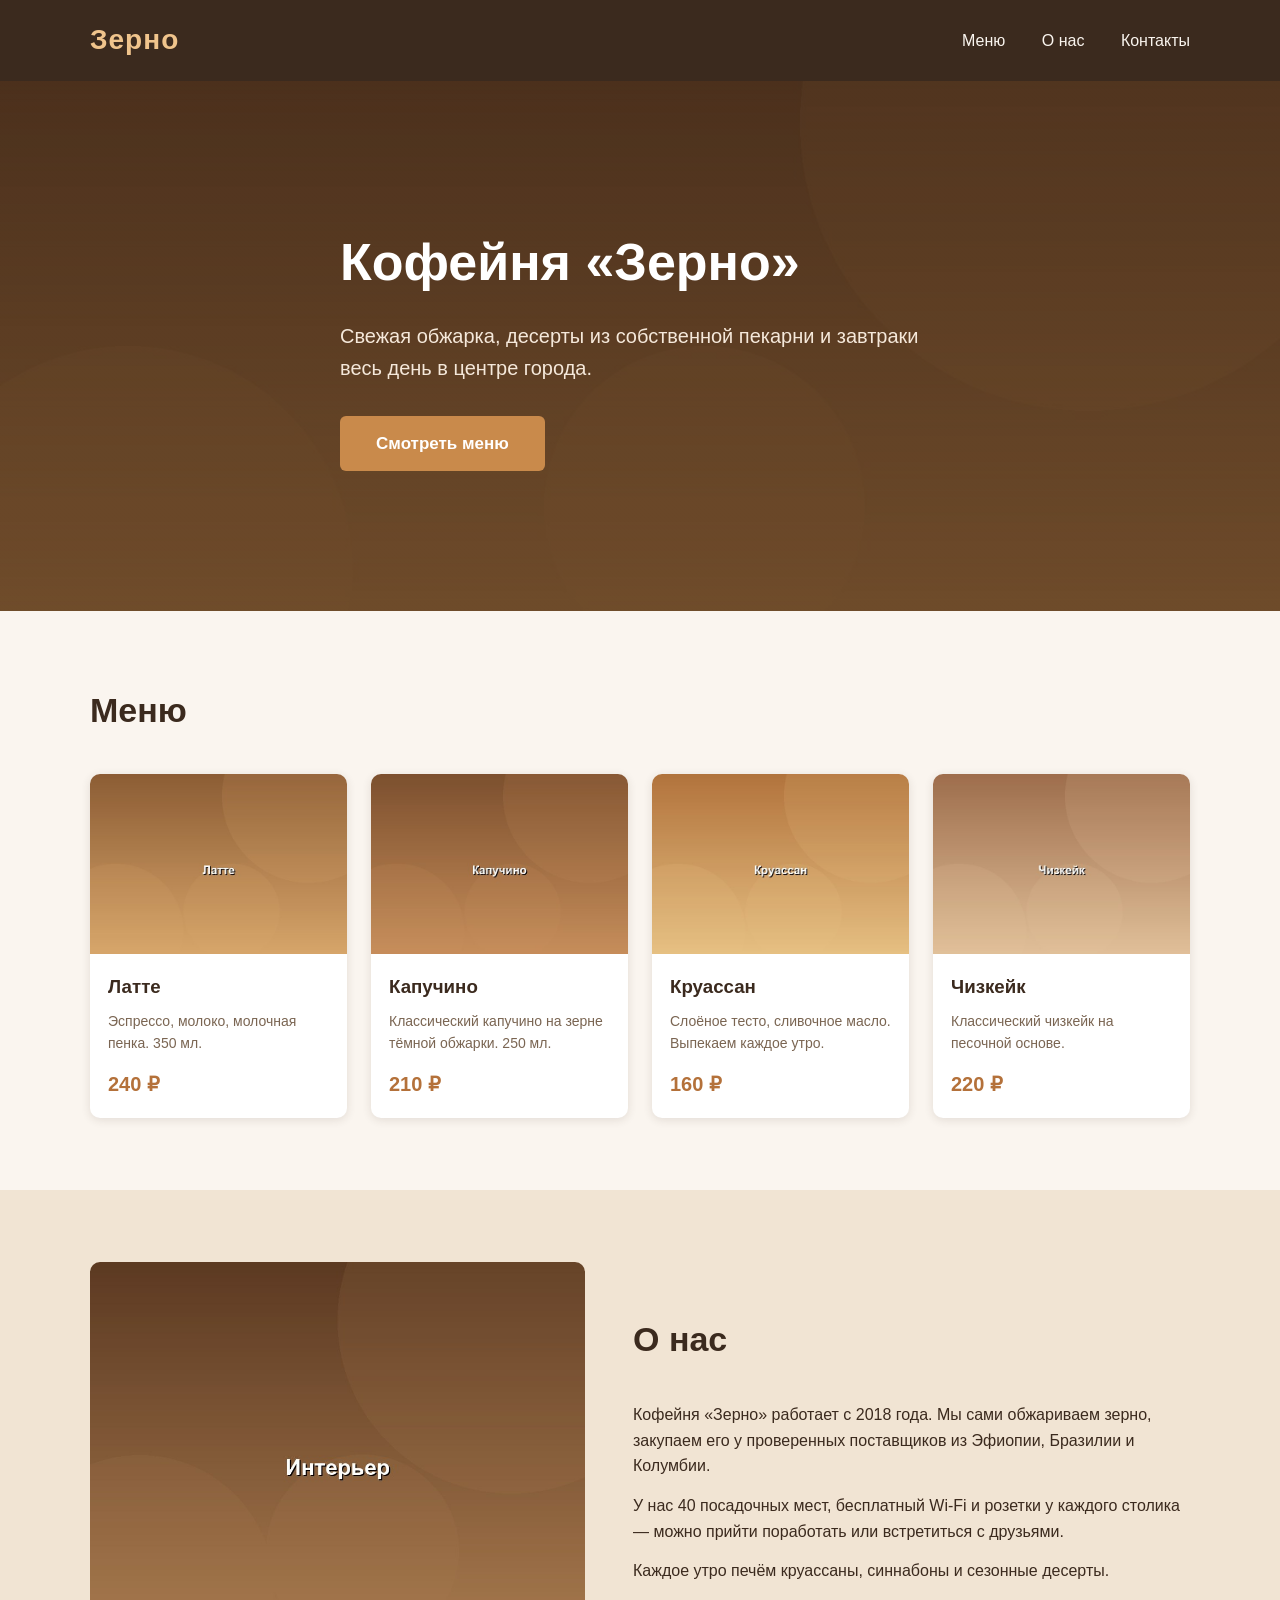
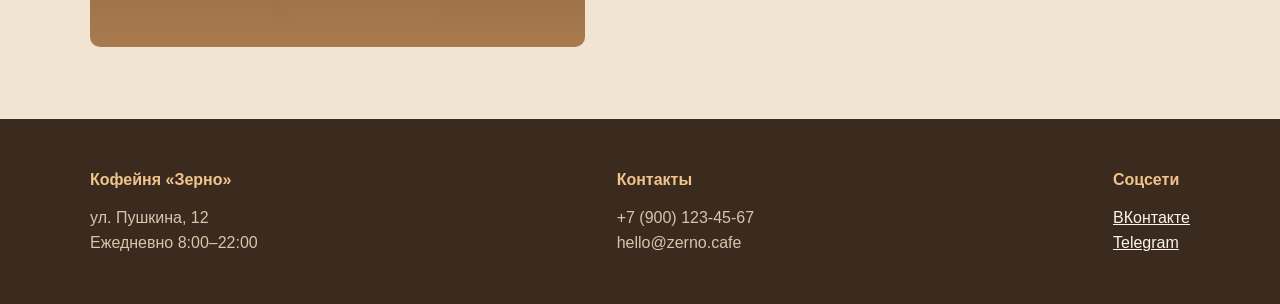
<file: index.html>
<!DOCTYPE html>
<html lang="ru">
<head>
<meta charset="UTF-8">
<meta name="viewport" content="width=device-width, initial-scale=1.0">
<title>Кофейня «Зерно»</title>
<link rel="stylesheet" href="css/style.css">
</head>
<body>

<header class="header">
  <div class="container header-inner">
    <a href="#" class="logo">Зерно</a>
    <nav class="nav">
      <a href="#menu">Меню</a>
      <a href="#about">О нас</a>
      <a href="#contacts">Контакты</a>
    </nav>
  </div>
</header>

<section class="hero">
  <div class="container hero-inner">
    <h1>Кофейня «Зерно»</h1>
    <p>Свежая обжарка, десерты из собственной пекарни и завтраки весь день в центре города.</p>
    <a href="#menu" class="btn">Смотреть меню</a>
  </div>
</section>

<section class="section" id="menu">
  <div class="container">
    <h2>Меню</h2>
    <div class="cards">
      <article class="card">
        <img src="img/latte.jpg" alt="Латте">
        <div class="card-body">
          <h3>Латте</h3>
          <p>Эспрессо, молоко, молочная пенка. 350 мл.</p>
          <div class="price">240 ₽</div>
        </div>
      </article>
      <article class="card">
        <img src="img/cappuccino.jpg" alt="Капучино">
        <div class="card-body">
          <h3>Капучино</h3>
          <p>Классический капучино на зерне тёмной обжарки. 250 мл.</p>
          <div class="price">210 ₽</div>
        </div>
      </article>
      <article class="card">
        <img src="img/croissant.jpg" alt="Круассан">
        <div class="card-body">
          <h3>Круассан</h3>
          <p>Слоёное тесто, сливочное масло. Выпекаем каждое утро.</p>
          <div class="price">160 ₽</div>
        </div>
      </article>
      <article class="card">
        <img src="img/cheesecake.jpg" alt="Чизкейк">
        <div class="card-body">
          <h3>Чизкейк</h3>
          <p>Классический чизкейк на песочной основе.</p>
          <div class="price">220 ₽</div>
        </div>
      </article>
    </div>
  </div>
</section>

<section class="section section-alt" id="about">
  <div class="container about">
    <img src="img/interior.jpg" alt="Интерьер кофейни" class="about-img">
    <div class="about-text">
      <h2>О нас</h2>
      <p>Кофейня «Зерно» работает с 2018 года. Мы сами обжариваем зерно, закупаем его у проверенных поставщиков из Эфиопии, Бразилии и Колумбии.</p>
      <p>У нас 40 посадочных мест, бесплатный Wi-Fi и розетки у каждого столика — можно прийти поработать или встретиться с друзьями.</p>
      <p>Каждое утро печём круассаны, синнабоны и сезонные десерты.</p>
    </div>
  </div>
</section>

<footer class="footer" id="contacts">
  <div class="container footer-inner">
    <div class="footer-col">
      <h4>Кофейня «Зерно»</h4>
      <p>ул. Пушкина, 12<br>Ежедневно 8:00–22:00</p>
    </div>
    <div class="footer-col">
      <h4>Контакты</h4>
      <p>+7 (900) 123-45-67<br>hello@zerno.cafe</p>
    </div>
    <div class="footer-col">
      <h4>Соцсети</h4>
      <p><a href="#">ВКонтакте</a><br><a href="#">Telegram</a></p>
    </div>
  </div>
</footer>

</body>
</html>
</file>
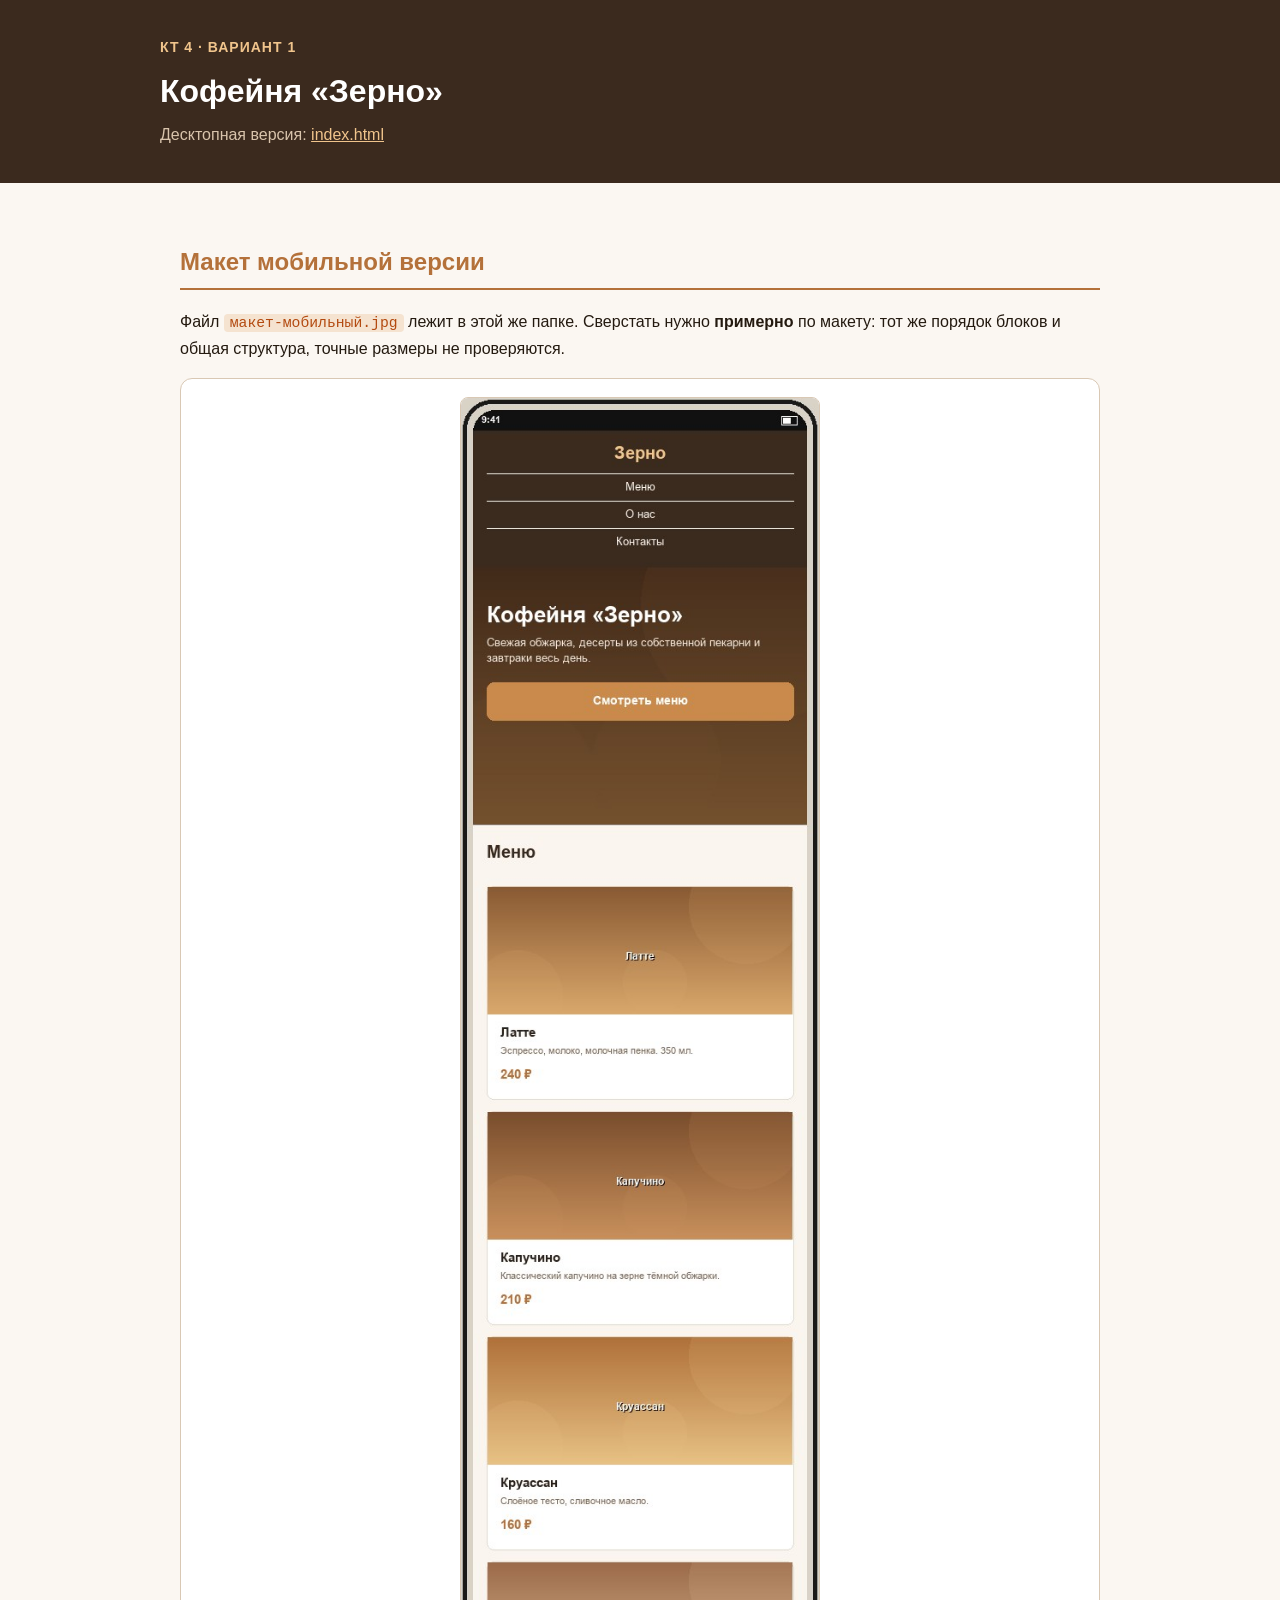
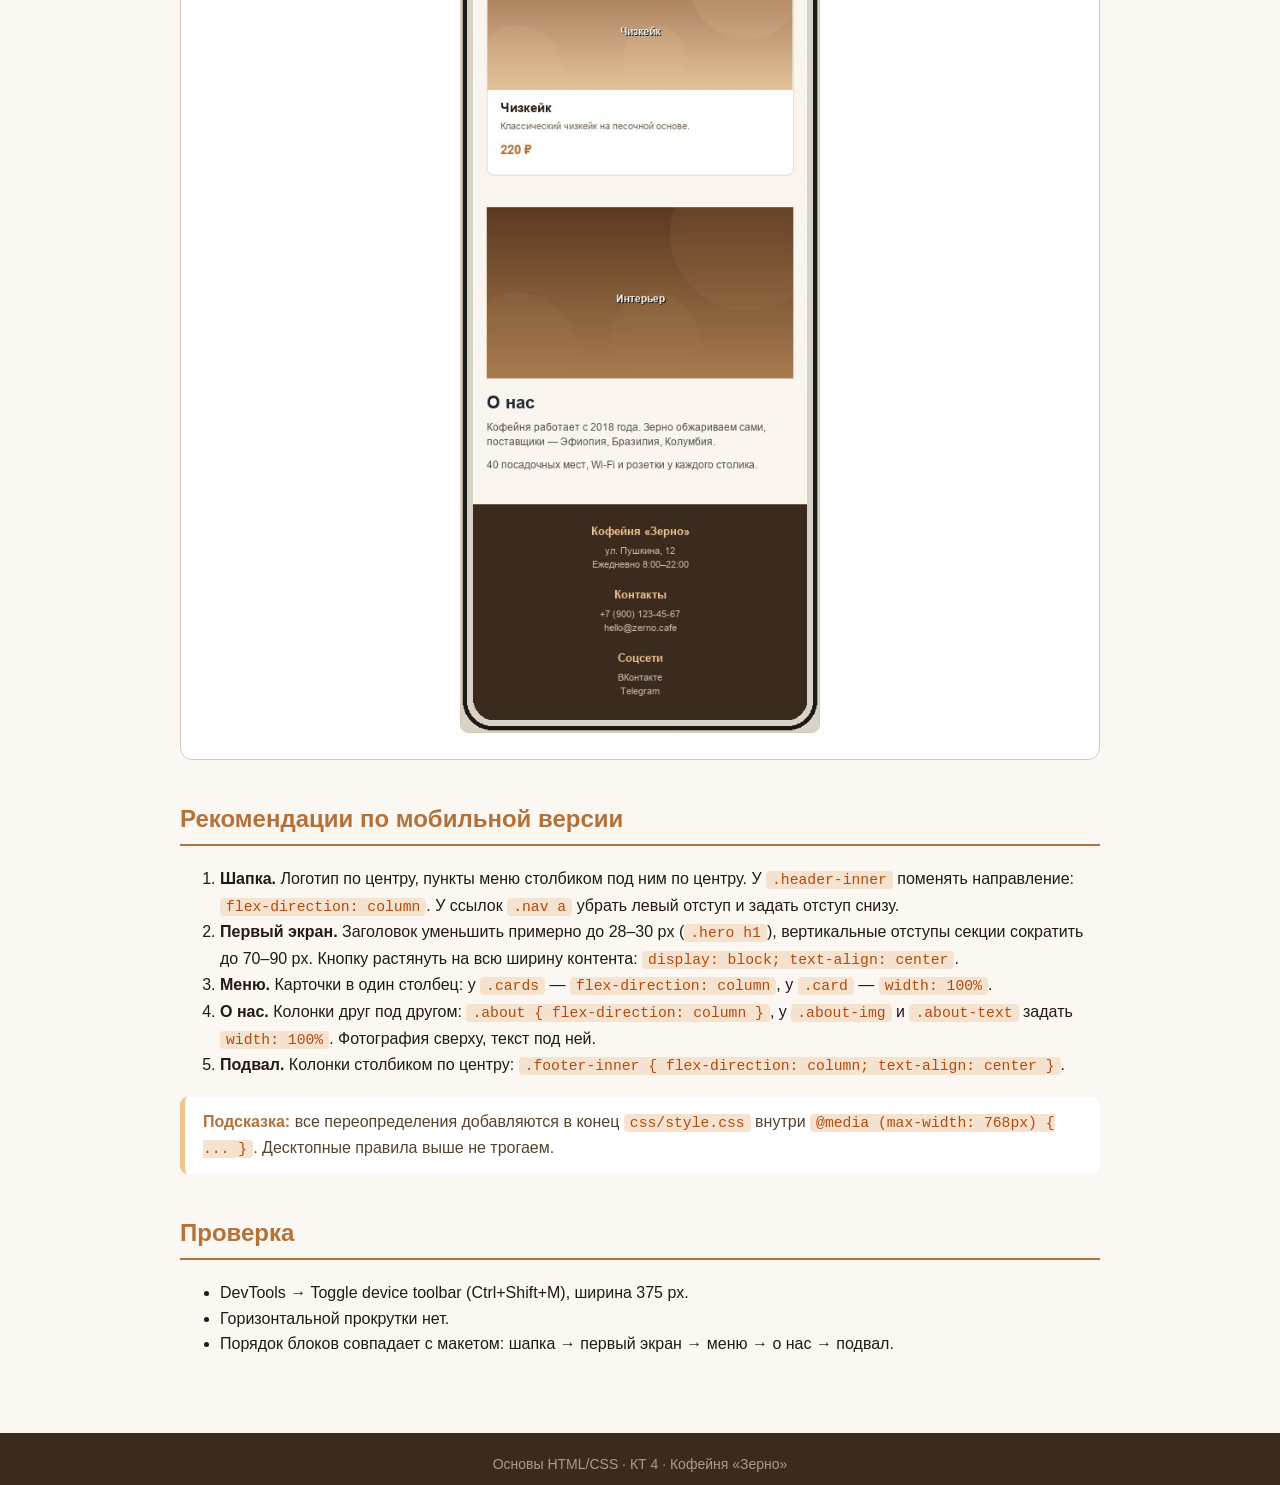
<file: задание.html>
<!DOCTYPE html>
<html lang="ru">
<head>
<meta charset="UTF-8">
<meta name="viewport" content="width=device-width, initial-scale=1.0">
<title>КТ 4. Кофейня «Зерно» — задание</title>
<style>
  * { box-sizing: border-box; }
  body { font-family: 'Segoe UI', sans-serif; background: #FBF7F2; color: #241A10; margin: 0; line-height: 1.6; }
  header { background: #3B2A1E; color: #fff; padding: 36px 20px; }
  header .wrap, .wrap { max-width: 960px; margin: 0 auto; }
  header .sub { color: #F0C48C; font-weight: bold; font-size: 14px; text-transform: uppercase; letter-spacing: 1px; }
  header h1 { margin: 8px 0 4px; font-size: 32px; }
  header p { color: #D9C4AC; margin: 0; }
  main.wrap { padding: 20px 20px 60px; }
  h2 { color: #B4713A; border-bottom: 2px solid #B4713A; padding-bottom: 6px; margin-top: 40px; }
  code.tag { background: #F5E3D0; color: #B34A10; padding: 1px 6px; border-radius: 4px; font-family: Consolas, monospace; font-size: 0.92em; }
  pre { background: #2A1E12; color: #F5E3D0; padding: 16px; border-radius: 10px; overflow-x: auto; font-family: Consolas, monospace; font-size: 14px; line-height: 1.5; margin: 12px 0; }
  .note { background: #fff; border-left: 5px solid #F0C48C; border-radius: 8px; padding: 12px 18px; margin: 18px 0; color: #57432E; }
  .note b { color: #B4713A; }
  .mockup { background: #fff; border: 1px solid #D9C8B4; border-radius: 12px; padding: 18px; margin: 12px 0; text-align: center; }
  .mockup img { max-width: 360px; width: 100%; border: 1px solid #D9C8B4; border-radius: 8px; }
  footer { background: #3B2A1E; color: #B09A82; text-align: center; padding: 20px; font-size: 14px; }
  a { color: #B4713A; }
</style>
</head>
<body>

<header>
  <div class="wrap">
    <div class="sub">КТ 4 · Вариант 1</div>
    <h1>Кофейня «Зерно»</h1>
    <p>Десктопная версия: <a href="index.html" style="color:#F0C48C">index.html</a></p>
  </div>
</header>

<main class="wrap">

<h2>Макет мобильной версии</h2>
<p>Файл <code class="tag">макет-мобильный.jpg</code> лежит в этой же папке. Сверстать нужно <b>примерно</b> по макету: тот же порядок блоков и общая структура, точные размеры не проверяются.</p>
<div class="mockup">
  <img src="макет-мобильный.jpg" alt="Макет мобильной версии сайта кофейни">
</div>

<h2>Рекомендации по мобильной версии</h2>
<ol>
  <li><b>Шапка.</b> Логотип по центру, пункты меню столбиком под ним по центру. У <code class="tag">.header-inner</code> поменять направление: <code class="tag">flex-direction: column</code>. У ссылок <code class="tag">.nav a</code> убрать левый отступ и задать отступ снизу.</li>
  <li><b>Первый экран.</b> Заголовок уменьшить примерно до 28–30 px (<code class="tag">.hero h1</code>), вертикальные отступы секции сократить до 70–90 px. Кнопку растянуть на всю ширину контента: <code class="tag">display: block; text-align: center</code>.</li>
  <li><b>Меню.</b> Карточки в один столбец: у <code class="tag">.cards</code> — <code class="tag">flex-direction: column</code>, у <code class="tag">.card</code> — <code class="tag">width: 100%</code>.</li>
  <li><b>О нас.</b> Колонки друг под другом: <code class="tag">.about { flex-direction: column }</code>, у <code class="tag">.about-img</code> и <code class="tag">.about-text</code> задать <code class="tag">width: 100%</code>. Фотография сверху, текст под ней.</li>
  <li><b>Подвал.</b> Колонки столбиком по центру: <code class="tag">.footer-inner { flex-direction: column; text-align: center }</code>.</li>
</ol>

<div class="note">
  <b>Подсказка:</b> все переопределения добавляются в конец <code class="tag">css/style.css</code> внутри <code class="tag">@media (max-width: 768px) { ... }</code>. Десктопные правила выше не трогаем.
</div>

<h2>Проверка</h2>
<ul>
  <li>DevTools → Toggle device toolbar (Ctrl+Shift+M), ширина 375 px.</li>
  <li>Горизонтальной прокрутки нет.</li>
  <li>Порядок блоков совпадает с макетом: шапка → первый экран → меню → о нас → подвал.</li>
</ul>

</main>

<footer>Основы HTML/CSS · КТ 4 · Кофейня «Зерно»</footer>

</body>
</html>
</file>
<file: css/style.css>
* { box-sizing: border-box; margin: 0; padding: 0; }

body {
  font-family: 'Segoe UI', Arial, sans-serif;
  color: #3B2A1E;
  background: #FAF5EF;
  line-height: 1.6;
}

.container {
  max-width: 1140px;
  margin: 0 auto;
  padding: 0 20px;
}

.header {
  background: #3B2A1E;
  padding: 18px 0;
}

.header-inner {
  display: flex;
  justify-content: space-between;
  align-items: center;
}

.logo {
  color: #F0C48C;
  font-size: 28px;
  font-weight: bold;
  text-decoration: none;
  letter-spacing: 1px;
}

.nav a {
  color: #FAF5EF;
  text-decoration: none;
  margin-left: 32px;
  font-size: 16px;
}

.nav a:hover { color: #F0C48C; }

.hero {
  background: linear-gradient(rgba(43, 29, 18, 0.55), rgba(43, 29, 18, 0.55)), url('../img/hero.jpg') center/cover no-repeat;
  color: #fff;
  padding: 140px 0;
}

.hero-inner { max-width: 640px; }

.hero h1 {
  font-size: 52px;
  margin-bottom: 16px;
}

.hero p {
  font-size: 20px;
  margin-bottom: 32px;
  color: #F5E8DA;
}

.btn {
  display: inline-block;
  background: #C98A4B;
  color: #fff;
  text-decoration: none;
  padding: 14px 36px;
  border-radius: 6px;
  font-size: 17px;
  font-weight: bold;
}

.btn:hover { background: #B4713A; }

.section { padding: 72px 0; }

.section-alt { background: #F1E4D3; }

h2 {
  font-size: 34px;
  margin-bottom: 36px;
}

.cards {
  display: flex;
  gap: 24px;
}

.card {
  background: #fff;
  border-radius: 10px;
  overflow: hidden;
  width: calc(25% - 18px);
  box-shadow: 0 2px 10px rgba(59, 42, 30, 0.12);
}

.card img {
  width: 100%;
  height: 180px;
  object-fit: cover;
  display: block;
}

.card-body { padding: 18px; }

.card h3 { margin-bottom: 8px; }

.card p {
  font-size: 14px;
  color: #7A6552;
  margin-bottom: 14px;
}

.price {
  font-size: 20px;
  font-weight: bold;
  color: #B4713A;
}

.about {
  display: flex;
  gap: 48px;
  align-items: center;
}

.about-img {
  width: 45%;
  border-radius: 10px;
  display: block;
}

.about-text { width: 55%; }

.about-text p { margin-bottom: 14px; }

.footer {
  background: #3B2A1E;
  color: #D9C4AC;
  padding: 48px 0;
}

.footer-inner {
  display: flex;
  justify-content: space-between;
  gap: 24px;
}

.footer-col h4 {
  color: #F0C48C;
  margin-bottom: 12px;
}

.footer-col a { color: #FAF5EF; }

@media (max-width: 768px) {
  .header-inner {
    flex-direction: column;
  }

  .nav {
    display: flex;
    flex-direction: column;
    align-items: center;
    margin-top: 16px;
  }

  .nav a {
    margin-left: 0;
    margin-bottom: 12px;
  }

  .nav a:last-child {
    margin-bottom: 0;
  }

  .hero {
    padding: 80px 0;
  }

  .hero h1 {
    font-size: 28px;
  }

  .btn {
    display: block;
    text-align: center;
  }

  .cards {
    flex-direction: column;
    gap: 15px;
  }

  .card {
    width: 100%;
  }

  .about {
    flex-direction: column;
  }

  .about-img, .about-text {
    width: 100%;
  }

  .footer-inner {
    flex-direction: column;
    text-align: center;
  }
  
  .footer-col h4 {
    gap: 15px;
  }
  
  .footer-col a {
    color: #FAF5EF;
    font-size: 14px;
  }
}
</file>
